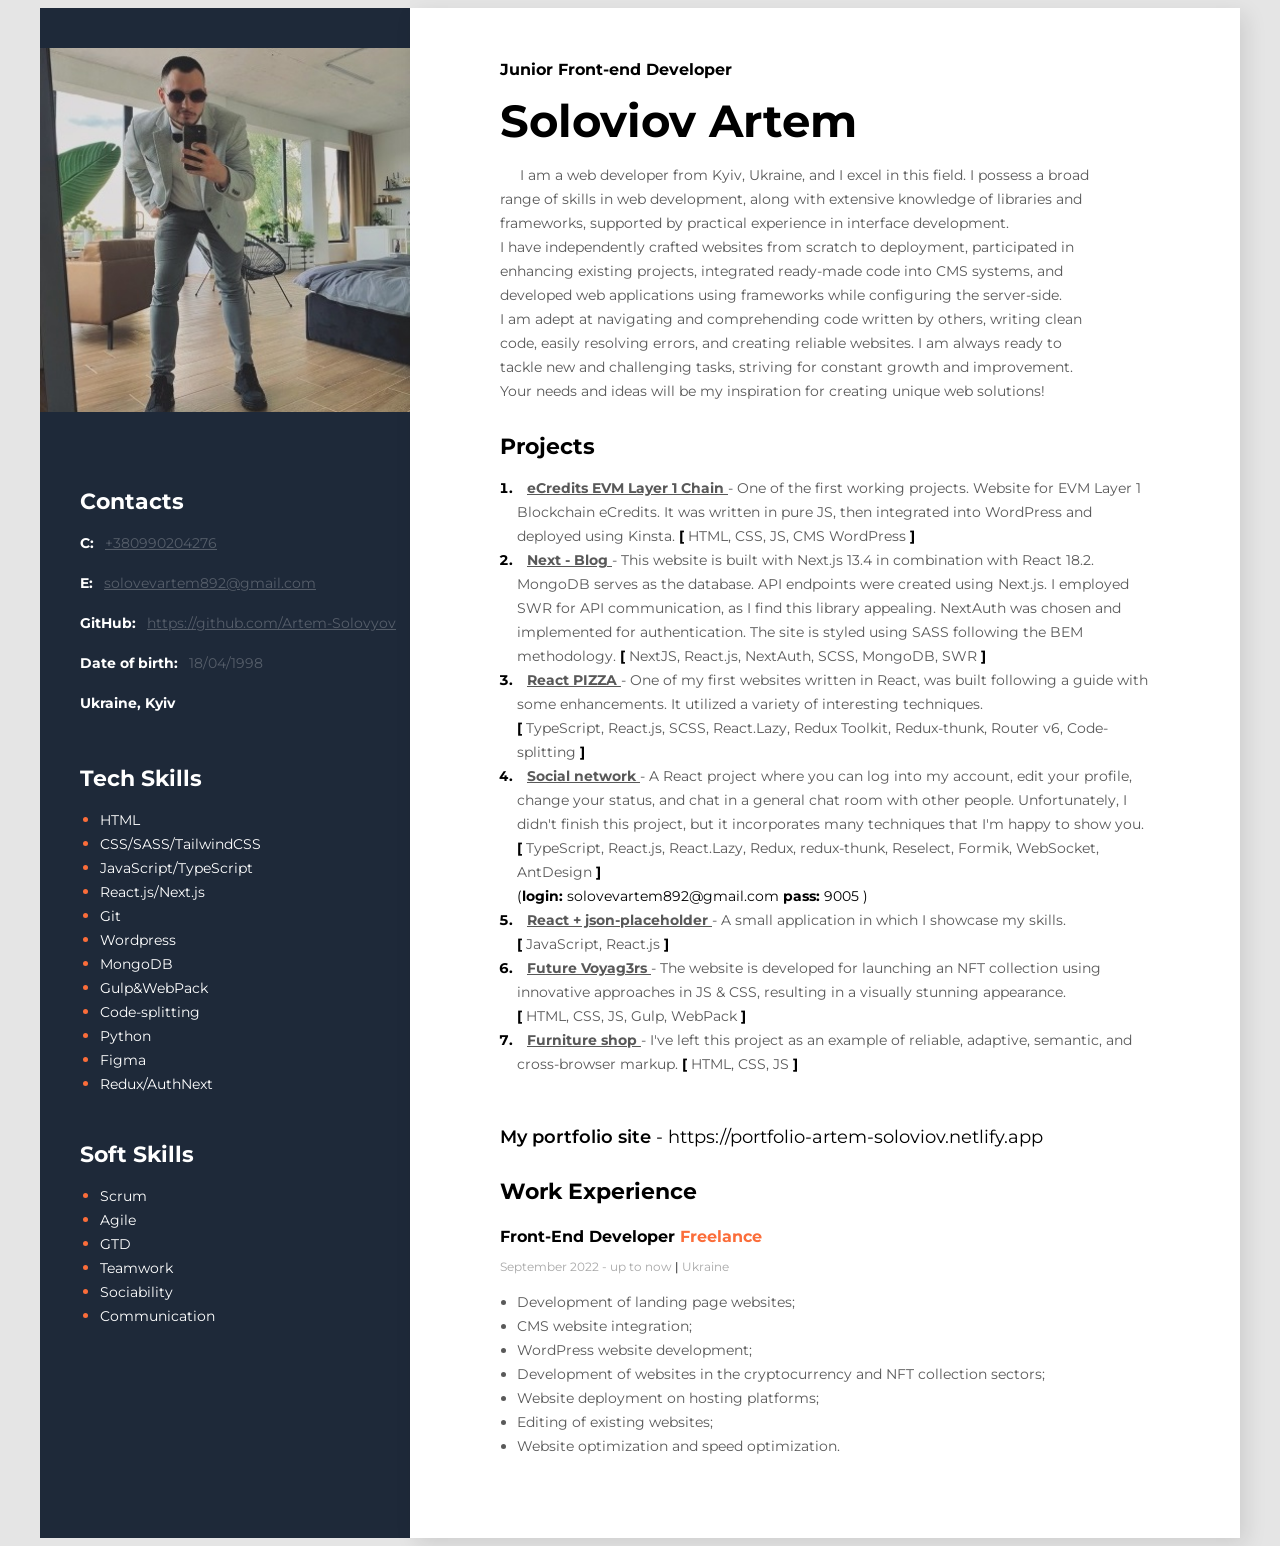
<file: index.html>
<!DOCTYPE html>
<html lang="en">
  <head>
    <meta charset="UTF-8" />
    <meta http-equiv="X-UA-Compatible" content="IE=edge" />
    <meta name="viewport" content="width=device-width, initial-scale=1.0" />
    <link rel="stylesheet" href="./stayles/stayles.css" />
    <link rel="preconnect" href="https://fonts.googleapis.com" />
    <link rel="preconnect" href="https://fonts.gstatic.com" crossorigin />
    <link href="https://fonts.googleapis.com/css2?family=Montserrat:wght@400;700&display=swap" rel="stylesheet" />
    <title>Resume</title>
  </head>
  <body>
    <!-- main -->
    <div class="main">
      <!-- Main content -->
      <div class="main-content">
        <!-- about user -->
        <div>
          <h2 class="about-position">Junior Front-end Developer</h2>
          <h1 class="about-name">Soloviov Artem</h1>
          <p class="about-description">
            I am a web developer from Kyiv, Ukraine, and I excel in this field. I possess a broad range of skills in web
            development, along with extensive knowledge of libraries and frameworks, supported by practical experience
            in interface development.<br />

            I have independently crafted websites from scratch to deployment, participated in enhancing existing
            projects, integrated ready-made code into CMS systems, and developed web applications using frameworks while
            configuring the server-side.<br />

            I am adept at navigating and comprehending code written by others, writing clean code, easily resolving
            errors, and creating reliable websites. I am always ready to tackle new and challenging tasks, striving for
            constant growth and improvement. Your needs and ideas will be my inspiration for creating unique web
            solutions!
          </p>
        </div>
        <!-- Projects -->
        <div class="projects">
          <h3 class="title">Projects</h3>
          <ol class="project-list">
            <li class="projects-item">
              <span class="project">
                <a target="_blank" href="https://chain.ecredits.com/" class="project-link">
                  <b>eCredits EVM Layer 1 Chain</b>
                </a>
                - One of the first working projects. Website for EVM Layer 1 Blockchain eCredits. It was written in pure
                JS, then integrated into WordPress and deployed using Kinsta.

                <span class="project--bracket">[</span>
                HTML, CSS, JS, CMS WordPress
                <span class="project--bracket">]</span>
              </span>
            </li>
            <li class="projects-item">
              <span class="project">
                <a target="_blank" href="https://mynextapp-artem-solovyov.vercel.app/" class="project-link">
                  <b>Next - Blog</b>
                </a>
                - This website is built with Next.js 13.4 in combination with React 18.2. MongoDB serves as the
                database. API endpoints were created using Next.js. I employed SWR for API communication, as I find this
                library appealing. NextAuth was chosen and implemented for authentication. The site is styled using SASS
                following the BEM methodology.

                <span class="project--bracket">[</span>
                NextJS, React.js, NextAuth, SCSS, MongoDB, SWR
                <span class="project--bracket">]</span>
              </span>
            </li>
            <li class="projects-item">
              <span class="project">
                <a target="_blank" href="https://artem-solovyov.github.io/app_pizza/" class="project-link">
                  <b>React PIZZA</b>
                </a>
                - One of my first websites written in React, was built following a guide with some enhancements. It
                utilized a variety of interesting techniques.<br />
                <span class="project--bracket">[</span>
                TypeScript, React.js, SCSS, React.Lazy, Redux Toolkit, Redux-thunk, Router v6, Code-splitting
                <span class="project--bracket">]</span>
              </span>
              <br />
            </li>

            <li class="projects-item">
              <span class="project">
                <a target="_blank" href="https://artem-solovyov.github.io/my_app/" class="project-link">
                  <b>Social network</b>
                </a>
                - A React project where you can log into my account, edit your profile, change your status, and chat in
                a general chat room with other people. Unfortunately, I didn't finish this project, but it incorporates
                many techniques that I'm happy to show you.<br />
                <span class="project--bracket">[</span>
                TypeScript, React.js, React.Lazy, Redux, redux-thunk, Reselect, Formik, WebSocket, AntDesign
                <span class="project--bracket">]</span>
              </span>
              <br />
              <span class="pass">(<b>login:</b> solovevartem892@gmail.com <b>pass:</b> 9005 )</span>
            </li>
            <li class="projects-item">
              <span class="project">
                <a
                  target="_blank"
                  href="https://artem-solovyov.github.io/my_app_json_placeholder/"
                  class="project-link"
                >
                  <b>React + json-placeholder</b>
                </a>
                - A small application in which I showcase my skills.<br />
                <span class="project--bracket">[</span>
                JavaScript, React.js
                <span class="project--bracket">]</span>
              </span>
            </li>
            <li class="projects-item">
              <span class="project">
                <a target="_blank" href="https://futurevoyagers.xyz/" class="project-link">
                  <b>Future Voyag3rs</b>
                </a>
                - The website is developed for launching an NFT collection using innovative approaches in JS & CSS,
                resulting in a visually stunning appearance.<br />

                <span class="project--bracket">[</span>
                HTML, CSS, JS, Gulp, WebPack
                <span class="project--bracket">]</span>
              </span>
            </li>

            <li class="projects-item">
              <span class="project">
                <a target="_blank" href="https://charming-kulfi-18b4f5.netlify.app/" class="project-link">
                  <b>Furniture shop</b>
                </a>
                - I've left this project as an example of reliable, adaptive, semantic, and cross-browser markup.
                <span class="project--bracket">[</span>
                HTML, CSS, JS
                <span class="project--bracket">]</span>
              </span>
            </li>
          </ol>
        </div>
        <!-- Work -->
        <div class="work">
          <a href="https://portfolio-artem-soloviov.netlify.app" class="portfolio"
            >My portfolio site
            <span>- https://portfolio-artem-soloviov.netlify.app</span>
          </a>
          <h3 class="title">Work Experience</h3>
          <!-- Company 1 -->
          <div>
            <h4 class="work-position">Front-End Developer <span class="organization">Freelance</span></h4>
            <p class="period">September 2022 - up to now <span class="line">|</span> Ukraine</p>
            <ul class="work-list">
              <li class="work-list-item">Development of landing page websites;</li>
              <li class="work-list-item">CMS website integration;</li>
              <li class="work-list-item">WordPress website development;</li>
              <li class="work-list-item">Development of websites in the cryptocurrency and NFT collection sectors;</li>
              <li class="work-list-item">Website deployment on hosting platforms;</li>
              <li class="work-list-item">Editing of existing websites;</li>
              <li class="work-list-item">Website optimization and speed optimization.</li>
            </ul>
          </div>
        </div>
      </div>
      <!-- Sidebar -->
      <aside class="sidebar">
        <img src="./img/my-photo.jpg" alt="user-photo" class="photo" />
        <!-- Contacts -->
        <div class="contacts">
          <h3 class="sidebar-title">Contacts</h3>
          <div>
            <p>
              <span class="contact-type">C:</span>
              <a href="tel:+380990204276" class="contact-link"> +380990204276 </a>
            </p>
            <p>
              <span class="contact-type">E:</span>
              <a href="mailto:solovevartem892@gmail.com" class="contact-link"> solovevartem892@gmail.com </a>
            </p>
            <p>
              <span class="contact-type">GitHub:</span>
              <a href="https://github.com/Artem-Solovyov" target="_blank" class="contact-link">
                https://github.com/Artem-Solovyov
              </a>
            </p>
            <p>
              <span class="contact-type">Date of birth:</span>
              <a class="contact-link"> 18/04/1998 </a>
            </p>

            <p>
              <span class="contact-type">Ukraine, Kyiv</span>
            </p>
          </div>
        </div>
        <!-- Tech Skills -->
        <div class="tech-skills">
          <h3 class="sidebar-title">Tech Skills</h3>
          <ul class="tech-skills-list">
            <li class="tech-skills-item">
              <span class="tech-skills-text">HTML</span>
            </li>
            <li class="tech-skills-item">
              <span class="tech-skills-text">CSS/SASS/TailwindCSS</span>
            </li>
            <li class="tech-skills-item">
              <span class="tech-skills-text">JavaScript/TypeScript</span>
            </li>
            <li class="tech-skills-item">
              <span class="tech-skills-text">React.js/Next.js</span>
            </li>
            <li class="tech-skills-item">
              <span class="tech-skills-text">Git</span>
            </li>
            <li class="tech-skills-item">
              <span class="tech-skills-text">Wordpress</span>
            </li>
            <li class="tech-skills-item">
              <span class="tech-skills-text">MongoDB</span>
            </li>
            <li class="tech-skills-item">
              <span class="tech-skills-text">Gulp&WebPack</span>
            </li>
            <li class="tech-skills-item">
              <span class="tech-skills-text">Code-splitting</span>
            </li>
            <li class="tech-skills-item">
              <span class="tech-skills-text">Python</span>
            </li>
            <li class="tech-skills-item">
              <span class="tech-skills-text">Figma</span>
            </li>
            <li class="tech-skills-item">
              <span class="tech-skills-text">Redux/AuthNext</span>
            </li>
          </ul>
        </div>
        <!-- Soft Skills -->
        <div class="soft-skills">
          <h3 class="sidebar-title">Soft Skills</h3>
          <ul class="soft-skills-list">
            <li class="soft-skills-item">
              <span class="soft-skills-text">Scrum</span>
            </li>
            <li class="soft-skills-item">
              <span class="soft-skills-text">Agile</span>
            </li>
            <li class="soft-skills-item">
              <span class="soft-skills-text">GTD</span>
            </li>
            <li class="soft-skills-item">
              <span class="soft-skills-text">Teamwork</span>
            </li>

            <li class="soft-skills-item">
              <span class="soft-skills-text">Sociability</span>
            </li>
            <li class="soft-skills-item">
              <span class="soft-skills-text">Communication</span>
            </li>
          </ul>
        </div>
      </aside>
    </div>
  </body>
</html>
</file>
<file: stayles/stayles.css>
body {
  font-family: "Montserrat", sans-serif;
  background-color: #e5e5e5;
}

/* main stayles */

.main {
  display: flex;
  flex-direction: row-reverse;
  width: 1200px;
  margin: 0 auto;
}

/* main-content stayles */

.main-content {
  background-color: #fff;
  box-shadow: 6px 6px 20px rgba(0, 0, 0, 0.1);
  padding: 40px 90px;
}

/* about stayles */

.about {
  margin-bottom: 100px;
}
.about-position {
  font-style: normal;
  font-weight: 700;
  font-size: 16px;
  line-height: 17px;
  color: #000000;
  margin-bottom: 10px;
}
.about-name {
  font-style: normal;
  font-weight: 700;
  font-size: 45px;
  line-height: 55px;
  color: #000000;
  margin-bottom: 15px;
  margin-top: 15px;
}
.about-description {
  font-style: normal;
  font-weight: 400;
  font-size: 14px;
  line-height: 24px;
  color: #595959;
  width: 600px;
  text-indent: 20px;
  margin-bottom: 30px;
}

/* project stayles */
.projects {
  margin-bottom: 50px;
}
.title {
  margin-top: 30px;
  font-style: normal;
  font-weight: 700;
  font-size: 22px;
  line-height: 27px;
  color: #000000;
  margin-bottom: 10px;
}
.project-list {
  padding: 0px;
  margin-left: 17px;
}
.projects-item {
  font-style: normal;
  font-weight: 700;
  font-size: 14px;
  line-height: 24px;
  color: #000000;
}
.project,
.project-link {
  font-style: normal;
  font-weight: 400;
  font-size: 14px;
  line-height: 24px;
  color: #595959;
}
.project-link {
  margin-left: 10px;
}
.project--bracket {
  font-style: normal;
  font-weight: 700;
  font-size: 14px;
  line-height: 24px;
  color: #000000;
}

/* work stayles */

.work {
  margin-bottom: 40px;
}
.work-position {
  font-style: normal;
  font-weight: 700;
  font-size: 16px;
  line-height: 20px;
  color: #000000;
  margin-bottom: 10px;
}
.organization {
  color: #fb6d3a;
}
.visible {
  color: #fb6d3a;
}

.period {
  font-style: normal;
  font-weight: 400;
  font-size: 12px;
  line-height: 15px;
  color: #a8a8a8;
  margin-bottom: 10px;
}
.line {
  font-style: normal;
  font-weight: 400;
  font-size: 12px;
  line-height: 15px;
  color: #000000;
}
.work-list {
  padding: 0px;
  margin-left: 17px;
}
.work-list-item {
  font-style: normal;
  font-weight: 400;
  font-size: 14px;
  line-height: 24px;
  color: #595959;
}

/* education stayles */

.education {
  margin-bottom: 110px;
}
.university {
  font-style: normal;
  font-weight: 700;
  font-size: 16px;
  line-height: 20px;
  color: #fb6d3a;
  margin-bottom: 10px;
}
.direction {
  font-style: normal;
  font-weight: 700;
  font-size: 14px;
  line-height: 17px;
  color: #000000;
  margin-bottom: 10px;
}

/* sidebar stayles */

.sidebar {
  background-color: #1e2939;
  padding-top: 40px;
  width: 370px;
}

.photo {
  width: 370px;
  margin-bottom: 50px;
}
.contacts,
.tech-skills,
.soft-skills {
  margin-left: 40px;
}

.contacts {
  margin-bottom: 50px;
}

.tech-skills {
  margin-bottom: 45px;
}

.sidebar-title {
  color: #fff;
  font-style: normal;
  font-weight: 700;
  font-size: 22px;
  line-height: 27px;
  margin-bottom: 10px;
}

.contact-type {
  font-style: normal;
  font-weight: 700;
  font-size: 14px;
  line-height: 24px;
  color: #ffffff;
  margin-right: 7px;
}

.contact-link {
  font-style: normal;
  font-weight: 400;
  font-size: 14px;
  line-height: 24px;
  color: #565e6a;
}

/* tech skills list stayles */

.tech-skills-list {
  color: #fff;
  padding: 0px;
  margin-left: 20px;
}

.tech-skills-item {
  color: #fb6d3a;
}
.tech-skills-text {
  color: #fff;
  font-style: normal;
  font-weight: 400;
  font-size: 14px;
  line-height: 24px;
}

/* soft skills list stayles */

.soft-skills-list {
  color: #fff;
  padding: 0px;
  margin-left: 20px;
}
.soft-skills-item {
  color: #fb6d3a;
}
.soft-skills-text {
  color: #fff;
  font-style: normal;
  font-weight: 400;
  font-size: 14px;
  line-height: 24px;
}
.pass {
  font-style: normal;
  font-weight: 400;
  font-size: 14px;
}

.portfolio {
  text-decoration: none;
  font-weight: 600;
  color: #000;
  padding: 16px 0;
  font-size: 18px;
}
.portfolio span {
  font-weight: 400;
}
</file>
